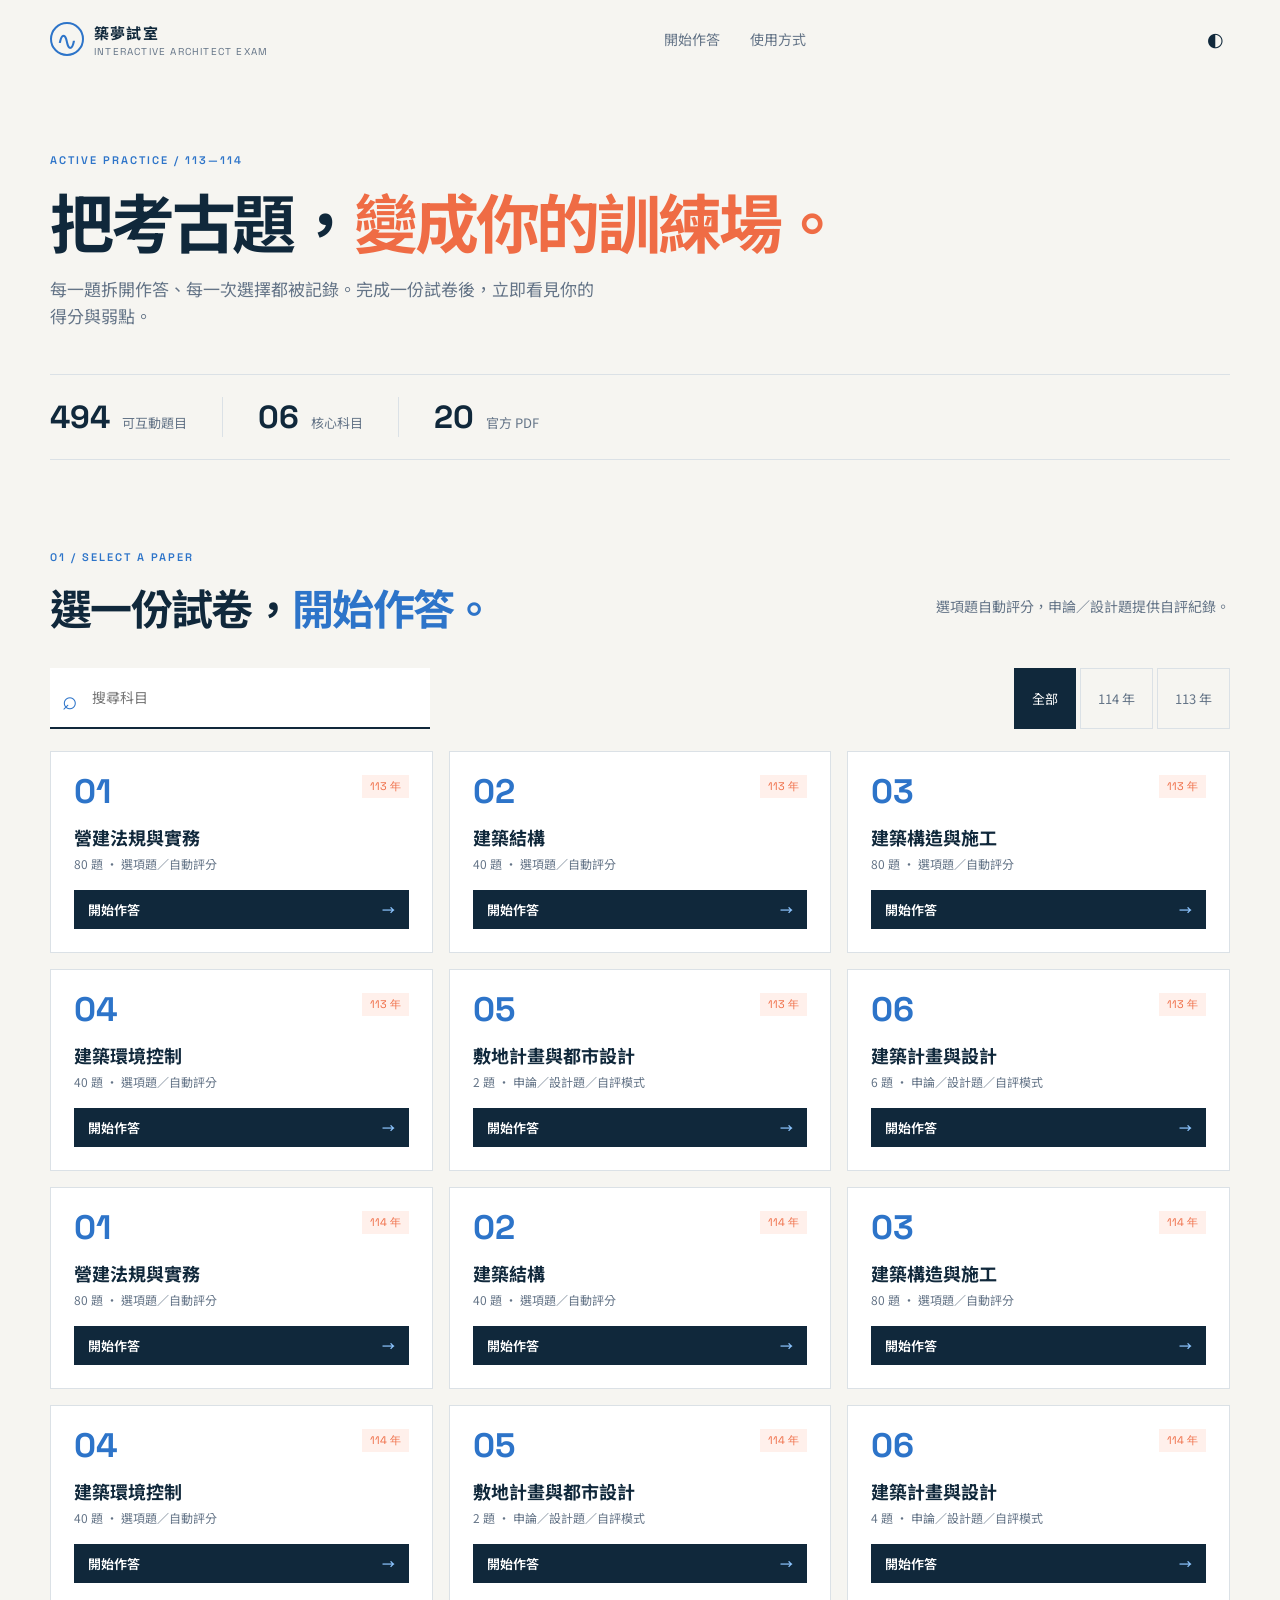
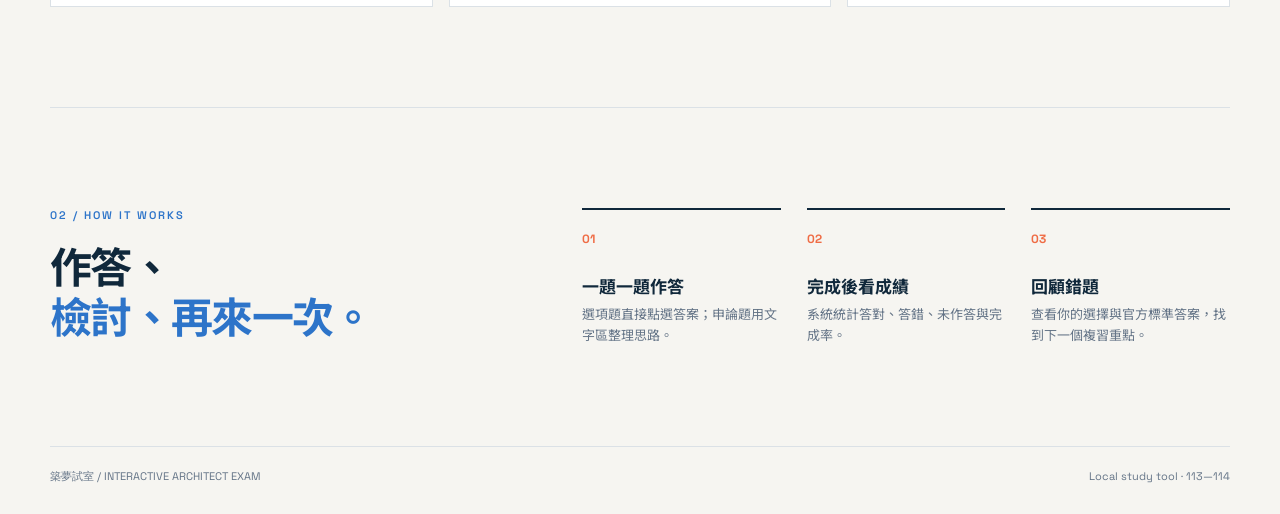
<file: quiz.html>
<!doctype html>
<html lang="zh-Hant">
<head>
  <meta charset="utf-8"><meta name="viewport" content="width=device-width, initial-scale=1">
  <title>築夢試室｜互動作答</title>
  <link rel="preconnect" href="https://fonts.googleapis.com"><link rel="preconnect" href="https://fonts.gstatic.com" crossorigin>
  <link href="https://fonts.googleapis.com/css2?family=Noto+Sans+TC:wght@400;500;600;700;800&family=Space+Grotesk:wght@500;600;700&display=swap" rel="stylesheet">
  <link rel="stylesheet" href="quiz.css">
</head>
<body>
  <header class="topbar"><a class="brand" href="#library"><span class="brand-mark">∿</span><span><strong>築夢試室</strong><small>INTERACTIVE ARCHITECT EXAM</small></span></a><nav><a href="#library">開始作答</a><a href="#about">使用方式</a></nav><button id="themeToggle" class="theme-toggle" aria-label="切換顯示模式">◐</button></header>
  <main>
    <section id="library" class="library section-wrap"><div class="hero-copy"><p class="eyebrow">ACTIVE PRACTICE / 113—114</p><h1>把考古題，<em>變成你的訓練場。</em></h1><p class="lead">每一題拆開作答、每一次選擇都被記錄。完成一份試卷後，立即看見你的得分與弱點。</p></div><div class="stats"><span><b>494</b> 可互動題目</span><span><b>06</b> 核心科目</span><span><b>20</b> 官方 PDF</span></div><div class="section-heading"><div><p class="eyebrow">01 / SELECT A PAPER</p><h2>選一份試卷，<span>開始作答。</span></h2></div><p>選項題自動評分，申論／設計題提供自評紀錄。</p></div><div class="filters"><label class="search-box"><span>⌕</span><input id="searchInput" type="search" placeholder="搜尋科目" aria-label="搜尋科目"></label><div class="year-tabs"><button class="year-tab active" data-year="all">全部</button><button class="year-tab" data-year="114">114 年</button><button class="year-tab" data-year="113">113 年</button></div></div><div id="libraryGrid" class="library-grid"></div></section>
    <section id="quiz" class="quiz section-wrap" hidden><div class="quiz-top"><button id="backToLibrary" class="back-btn">← 返回題庫</button><div><span id="quizTitle"></span><small id="quizMeta"></small></div><button id="quitQuiz" class="quiet-btn">離開作答</button></div><div class="progress-wrap"><div class="progress-label"><span id="progressText">第 1 題</span><span id="progressPercent">0%</span></div><div class="progress-track"><div id="progressBar"></div></div></div><div class="quiz-layout"><aside class="question-nav"><h3>題目導覽</h3><div id="questionNavGrid"></div><small>藍色：已作答<br>橘色：目前題目</small></aside><article class="question-card"><div class="question-kicker"><span id="questionType">單選題</span><span id="questionNumber">01</span></div><h2 id="questionPrompt"></h2><div id="options" class="options"></div><div id="essayArea" class="essay-area" hidden><textarea id="essayAnswer" placeholder="在這裡整理你的作答架構與重點…"></textarea><div class="essay-tools"><span>申論／設計題不提供自動對錯判定</span><button id="markEssay" class="small-btn">標記本題完成</button></div></div><div class="quiz-actions"><button id="prevQuestion" class="outline-btn">← 上一題</button><button id="nextQuestion" class="primary-btn">下一題 <span>→</span></button><button id="finishQuiz" class="finish-btn" hidden>完成並查看成績 ✓</button></div></article></div></section>
    <section id="result" class="result section-wrap" hidden><div class="result-header"><button id="resultBack" class="back-btn">← 回到題庫</button><p class="eyebrow">YOUR PRACTICE REPORT</p><h2>這一回合，<em>完成了。</em></h2><p id="resultSubtitle"></p></div><div class="result-grid"><div class="score-card"><div class="score-ring"><strong id="scoreValue">0</strong><span>分</span></div><div id="scoreLabel" class="score-label">繼續累積</div></div><div class="result-stats"><div><strong id="correctCount">0</strong><span>答對</span></div><div><strong id="wrongCount">0</strong><span>答錯</span></div><div><strong id="unansweredCount">0</strong><span>未作答</span></div><div><strong id="completionCount">0</strong><span>完成率</span></div></div></div><div class="review-panel"><div class="review-heading"><h3>題目回顧</h3><span>點選題號返回該題</span></div><div id="reviewList"></div></div><button id="retryQuiz" class="primary-btn">再做一次這份試卷 ↻</button></section>
    <section id="about" class="about section-wrap"><div><p class="eyebrow">02 / HOW IT WORKS</p><h2>作答、<br><span>檢討、再來一次。</span></h2></div><div class="steps"><div><b>01</b><h3>一題一題作答</h3><p>選項題直接點選答案；申論題用文字區整理思路。</p></div><div><b>02</b><h3>完成後看成績</h3><p>系統統計答對、答錯、未作答與完成率。</p></div><div><b>03</b><h3>回顧錯題</h3><p>查看你的選擇與官方標準答案，找到下一個複習重點。</p></div></div></section>
  </main>
  <footer class="footer section-wrap"><span>築夢試室 / INTERACTIVE ARCHITECT EXAM</span><span>Local study tool · 113—114</span></footer>
  <script src="questions-data.js"></script><script src="quiz-app.js"></script>
</body>
</html>
</file>
<file: quiz.css>
:root{--ink:#10283b;--muted:#647487;--paper:#f6f5f1;--card:#fff;--blue:#2d74c9;--sky:#dceeff;--orange:#ef6c45;--line:#dbe1e6;--shadow:0 20px 50px rgba(16,40,59,.1)}*{box-sizing:border-box}html{scroll-behavior:smooth}body{margin:0;color:var(--ink);background:var(--paper);font-family:"Noto Sans TC",sans-serif;line-height:1.6}.section-wrap{width:min(1180px,calc(100% - 48px));margin:auto}.topbar{height:78px;display:flex;align-items:center;justify-content:space-between;width:min(1180px,calc(100% - 48px));margin:auto}.brand{display:flex;gap:10px;align-items:center;color:var(--ink);text-decoration:none}.brand-mark{display:grid;place-items:center;width:34px;height:34px;border:2px solid var(--blue);border-radius:50%;font-size:26px;line-height:1;color:var(--blue)}.brand strong{display:block;font-size:15px;letter-spacing:.08em}.brand small{display:block;font:10px "Space Grotesk";color:var(--muted);letter-spacing:.12em}nav{display:flex;gap:30px}nav a{font-size:14px;color:var(--muted);text-decoration:none}.theme-toggle{border:0;background:transparent;color:var(--ink);font-size:19px;cursor:pointer}.eyebrow{font:600 11px "Space Grotesk";letter-spacing:.18em;color:var(--blue);margin:0 0 18px}.library{padding:75px 0 100px}.hero-copy h1{font-size:clamp(40px,5vw,68px);line-height:1.12;letter-spacing:-.05em;margin:0 0 18px}.hero-copy h1 em,.result h2 em{font-style:normal;color:var(--orange)}.lead{color:var(--muted);max-width:560px;font-size:17px}.stats{display:flex;gap:35px;border-block:1px solid var(--line);padding:22px 0;margin:45px 0 90px;color:var(--muted);font-size:13px}.stats span{padding-right:35px;border-right:1px solid var(--line)}.stats span:last-child{border:0}.stats b{font:700 32px "Space Grotesk";color:var(--ink);margin-right:9px}.section-heading{display:flex;justify-content:space-between;align-items:end;margin-bottom:36px}.section-heading h2,.about h2{font-size:42px;line-height:1.18;letter-spacing:-.04em;margin:0}.section-heading h2 span,.about h2 span{color:var(--blue)}.section-heading>p{font-size:14px;color:var(--muted);text-align:right}.filters{display:flex;justify-content:space-between;gap:20px;margin-bottom:22px}.search-box{display:flex;align-items:center;gap:12px;background:var(--card);border-bottom:2px solid var(--ink);padding:9px 12px;width:380px}.search-box span{font-size:26px;color:var(--blue)}.search-box input{width:100%;border:0;outline:0;background:transparent;color:var(--ink);font:14px "Noto Sans TC"}.year-tabs{display:flex;gap:4px}.year-tab,.back-btn,.quiet-btn,.outline-btn{border:1px solid var(--line);background:transparent;color:var(--muted);padding:9px 17px;cursor:pointer;font:13px "Noto Sans TC"}.year-tab.active,.year-tab:hover{background:var(--ink);color:#fff;border-color:var(--ink)}.library-grid{display:grid;grid-template-columns:repeat(3,1fr);gap:16px}.subject-card{background:var(--card);border:1px solid var(--line);padding:23px;min-height:185px;display:flex;flex-direction:column;justify-content:space-between;transition:.2s}.subject-card:hover{box-shadow:var(--shadow);transform:translateY(-3px);border-color:transparent}.card-top{display:flex;justify-content:space-between}.subject-no{font:700 34px "Space Grotesk";color:var(--blue);line-height:1}.year-pill{font:11px "Space Grotesk";background:#fff0eb;color:var(--orange);padding:4px 8px;height:max-content}.subject-card h3{font-size:18px;margin:14px 0 2px}.subject-card p{font-size:12px;color:var(--muted);margin:0}.card-start{border:0;background:var(--ink);color:#fff;padding:10px 14px;margin-top:17px;text-align:left;font:600 13px "Noto Sans TC";cursor:pointer}.card-start span{float:right;color:#8dc5ff}.quiz{padding:35px 0 110px}.quiz-top{display:flex;align-items:center;justify-content:space-between;margin-bottom:25px}.quiz-top>div{text-align:center}.quiz-top>div span{display:block;font-size:17px;font-weight:700}.quiz-top small{color:var(--muted);font-size:12px}.progress-wrap{margin-bottom:25px}.progress-label{display:flex;justify-content:space-between;font-size:12px;color:var(--muted);margin-bottom:8px}.progress-track{height:8px;background:var(--line)}#progressBar{height:100%;width:0;background:var(--blue);transition:.25s}.quiz-layout{display:grid;grid-template-columns:220px 1fr;gap:20px}.question-nav,.question-card,.review-panel,.score-card,.result-stats{background:var(--card);border:1px solid var(--line)}.question-nav{padding:20px;height:max-content}.question-nav h3{font-size:14px;margin:0 0 15px}.question-nav small{display:block;color:var(--muted);font-size:11px;margin-top:16px;line-height:1.8}.question-nav>div{display:grid;grid-template-columns:repeat(5,1fr);gap:6px}.nav-number{border:1px solid var(--line);background:transparent;color:var(--muted);padding:7px 0;font:11px "Space Grotesk";cursor:pointer}.nav-number.answered{background:var(--sky);color:var(--blue);border-color:#9bc9f4}.nav-number.current{background:var(--orange);color:#fff;border-color:var(--orange)}.question-card{padding:42px 52px}.question-kicker{display:flex;justify-content:space-between;color:var(--orange);font:600 12px "Space Grotesk";letter-spacing:.08em}.question-card h2{font-size:23px;line-height:1.65;margin:28px 0 30px;white-space:pre-wrap}.options{display:grid;gap:12px}.option{display:flex;align-items:flex-start;gap:15px;text-align:left;border:1px solid var(--line);background:transparent;color:var(--ink);padding:15px 16px;cursor:pointer;font:15px "Noto Sans TC";line-height:1.55}.option span{display:grid;place-items:center;width:27px;height:27px;border-radius:50%;background:#edf1f4;color:var(--muted);font:600 13px "Space Grotesk";flex:none}.option.selected{border-color:var(--blue);background:var(--sky)}.option.selected span{background:var(--blue);color:#fff}.essay-area textarea{width:100%;min-height:260px;border:1px solid var(--line);padding:16px;resize:vertical;background:var(--paper);color:var(--ink);font:15px "Noto Sans TC";line-height:1.7}.essay-tools{display:flex;justify-content:space-between;align-items:center;color:var(--muted);font-size:12px;margin-top:10px}.small-btn{border:1px solid var(--blue);background:transparent;color:var(--blue);padding:8px 12px;cursor:pointer;font:12px "Noto Sans TC"}.quiz-actions{display:flex;justify-content:space-between;gap:12px;border-top:1px solid var(--line);padding-top:25px;margin-top:32px}.primary-btn,.finish-btn{border:0;background:var(--ink);color:#fff;padding:13px 19px;cursor:pointer;font:600 13px "Noto Sans TC"}.finish-btn{background:var(--orange)}.primary-btn:hover,.finish-btn:hover,.card-start:hover{background:var(--blue)}.outline-btn:disabled{opacity:.35;cursor:not-allowed}.result{padding:42px 0 110px}.result-header{text-align:center}.result-header .back-btn{float:left}.result h2{font-size:48px;line-height:1.15;margin:12px 0}.result-header>p:last-child{color:var(--muted);font-size:14px}.result-grid{display:grid;grid-template-columns:280px 1fr;gap:18px;margin:45px 0 18px}.score-card{padding:35px;text-align:center}.score-ring{width:160px;height:160px;border:12px solid #d9ebfb;border-right-color:var(--blue);border-radius:50%;display:grid;place-content:center;margin:auto}.score-ring strong{font:700 48px "Space Grotesk";color:var(--blue);line-height:1}.score-ring span{color:var(--muted);font-size:12px}.score-label{font-size:13px;color:var(--muted);margin-top:20px}.result-stats{display:grid;grid-template-columns:repeat(4,1fr);padding:25px}.result-stats div{display:grid;place-content:center;text-align:center;border-right:1px solid var(--line)}.result-stats div:last-child{border:0}.result-stats strong{font:700 32px "Space Grotesk"}.result-stats span{font-size:12px;color:var(--muted)}.review-panel{padding:25px;margin-bottom:25px}.review-heading{display:flex;justify-content:space-between;align-items:center;margin-bottom:12px}.review-heading h3{margin:0}.review-heading span{font-size:12px;color:var(--muted)}.review-row{width:100%;display:grid;grid-template-columns:45px 1fr 190px;gap:12px;align-items:center;text-align:left;border:0;border-top:1px solid var(--line);background:transparent;padding:12px 0;cursor:pointer;color:var(--ink)}.review-row>span{font:600 13px "Space Grotesk"}.review-row strong{font-size:13px;font-weight:500}.review-row small{color:var(--muted);font-size:11px}.review-row.correct>span{color:#24885b}.review-row.wrong>span{color:var(--orange)}.review-row.unanswered>span{color:var(--muted)}.about{border-top:1px solid var(--line);padding:100px 0;display:grid;grid-template-columns:.8fr 1.2fr;gap:100px}.steps{display:grid;grid-template-columns:repeat(3,1fr);gap:26px}.steps>div{border-top:2px solid var(--ink);padding-top:14px}.steps b{font:700 12px "Space Grotesk";color:var(--orange)}.steps h3{margin:22px 0 5px;font-size:17px}.steps p{font-size:13px;color:var(--muted);margin:0}.footer{border-top:1px solid var(--line);padding:22px 0 30px;display:flex;justify-content:space-between;font:11px "Space Grotesk";color:var(--muted)}body.soft-mode{--ink:#edf5fb;--muted:#b6c5d1;--paper:#172b3d;--card:#203d55;--line:#3c5970}body.soft-mode .search-box,body.soft-mode .subject-card,body.soft-mode .question-nav,body.soft-mode .question-card,body.soft-mode .review-panel,body.soft-mode .score-card,body.soft-mode .result-stats{background:var(--card)}body.soft-mode .option{color:var(--ink)}body.soft-mode .option.selected{background:#284f70}@media(max-width:800px){.section-wrap,.topbar{width:calc(100% - 30px)}nav{display:none}.library{padding-top:45px}.section-heading{display:block}.section-heading>p{text-align:left;margin-top:15px}.stats{gap:12px;flex-wrap:wrap}.stats span{padding-right:12px}.stats span:last-child{border-right:1px solid var(--line)}.filters{display:block}.year-tabs{margin-top:12px}.library-grid{grid-template-columns:1fr 1fr}.quiz-layout{grid-template-columns:1fr}.question-nav{order:2}.question-card{padding:28px 22px}.result-grid{grid-template-columns:1fr}.about{grid-template-columns:1fr;gap:35px;padding:70px 0}.steps{grid-template-columns:1fr;gap:25px}.review-row{grid-template-columns:35px 1fr}.review-row small{grid-column:2}.result h2{font-size:38px}}@media(max-width:500px){.library-grid{grid-template-columns:1fr}.hero-copy h1{font-size:42px}.section-heading h2,.about h2{font-size:35px}.question-card h2{font-size:20px}.quiz-top>div{text-align:right}.essay-tools{display:block}.essay-tools button{margin-top:10px}.quiz-actions{flex-wrap:wrap}.quiz-actions button{flex:1}.footer{display:block}.footer span{display:block;margin-top:8px}}
</file>
